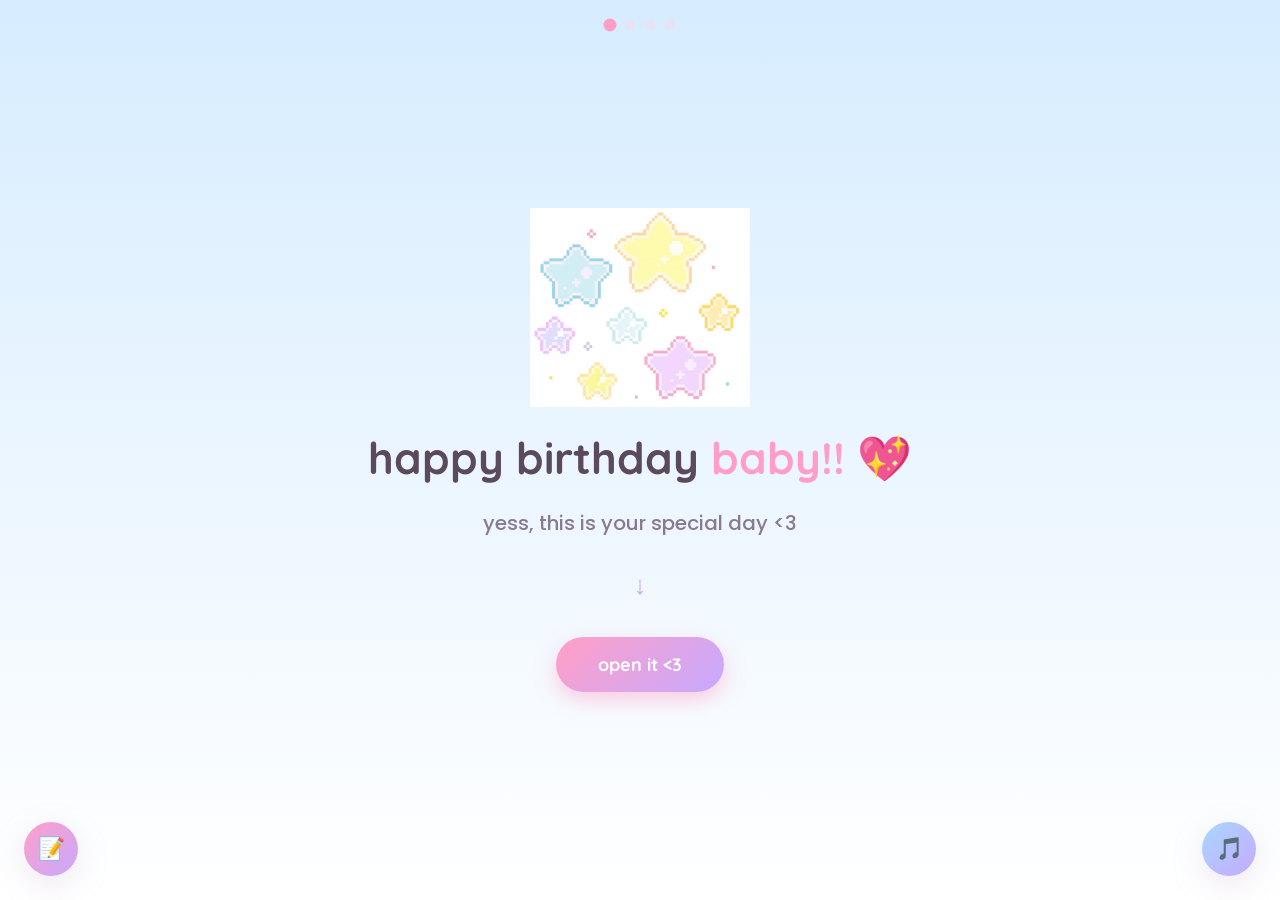
<file: index.html>
<!DOCTYPE html>
<html lang="en">
<head>
<meta charset="UTF-8">
<meta name="viewport" content="width=device-width, initial-scale=1.0">
<title>Happy Birthday baby 💖</title>
<link rel="preconnect" href="https://fonts.googleapis.com">
<link rel="preconnect" href="https://fonts.gstatic.com" crossorigin>
<link href="https://fonts.googleapis.com/css2?family=Poppins:wght@300;400;500;600;700;800&family=Quicksand:wght@500;600;700&display=swap" rel="stylesheet">

<link rel="stylesheet" href="css/style.css">
</head>
<body class="blur-in-start">

  <div id="floating-bg"></div>

  <!-- titik navigasi kecil di atas: halaman 1 dari 4 -->
  <nav class="page-nav">
    <a href="index.html" class="active"></a>
    <a href="gallery.html"></a>
    <a href="reasons.html"></a>
    <a href="letter.html"></a>
  </nav>

  <!-- ================================================================
       HALAMAN 1 — HERO / INTRO

       Catatan: tombol musik & catatan TIDAK ditaruh manual di sini —
       keduanya dibuat otomatis lewat js/script.js supaya muncul &
       nyambung statusnya di semua halaman.
  ================================================================= -->
  <section id="hero" class="page">
    <div class="hero-content">

      <!-- ⬇⬇⬇ GANTI GIF DI SINI (Hero / Welcome GIF) ⬇⬇⬇
           Sekarang masih pakai DUMMY: assets/hero.gif
           Nanti tinggal timpa file assets/hero.gif dengan GIF
           kamu sendiri (nama file HARUS SAMA: hero.gif). -->
      <div class="gif-frame">
        <img src="assets/hero.gif" alt="cute welcome gif">
      </div>
      <!-- ⬆⬆⬆ AKHIR HERO GIF ⬆⬆⬆ -->

      <h1 class="hero-title">happy birthday <span>baby!!</span> 💖</h1>
      <p class="hero-subtitle">yess, this is your special day &lt;3</p>
      
      <div class="scroll-hint">↓</div>
      <a href="gallery.html" class="nav-btn">open it &lt;3</a>
    </div>
  </section>

  <script src="js/script.js"></script>
</body>
</html>
</file>
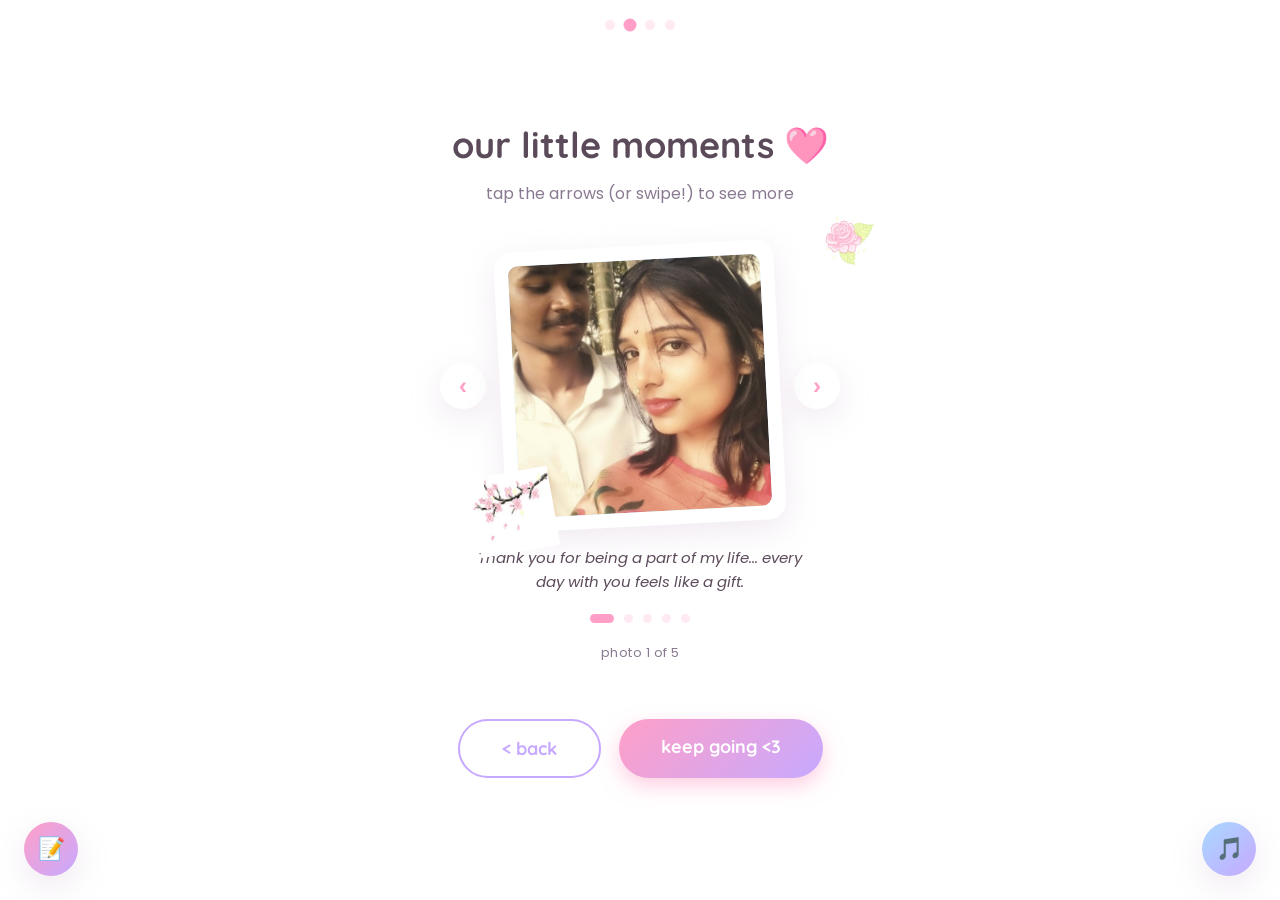
<file: gallery.html>
<!DOCTYPE html>
<html lang="en">
<head>
<meta charset="UTF-8">
<meta name="viewport" content="width=device-width, initial-scale=1.0">
<title>Our Moments 💕</title>
<link rel="preconnect" href="https://fonts.googleapis.com">
<link rel="preconnect" href="https://fonts.gstatic.com" crossorigin>
<link href="https://fonts.googleapis.com/css2?family=Poppins:wght@300;400;500;600;700;800&family=Quicksand:wght@500;600;700&display=swap" rel="stylesheet">

<link rel="stylesheet" href="css/style.css">
</head>
<body class="blur-in-start">

  <div id="floating-bg"></div>

  <!-- titik navigasi kecil di atas: halaman 2 dari 4 -->
  <nav class="page-nav">
    <a href="index.html"></a>
    <a href="gallery.html" class="active"></a>
    <a href="reasons.html"></a>
    <a href="letter.html"></a>
  </nav>

  <!-- ================================================================
       HALAMAN 2 — INTERACTIVE PHOTO SLIDESHOW
  ================================================================= -->
  <section id="gallery" class="page">
    <h2 class="gallery-heading">our little moments <span class="heart">🩷</span></h2>
    <p class="gallery-sub">tap the arrows (or swipe!) to see more</p>

    <div class="slideshow-wrap">

      <!-- ⬇ GIF dekorasi kecil di pojok — masih DUMMY: assets/sparkle1.gif -->
      <div class="corner-deco">
        <img src="assets/sparkle1.gif" alt="sparkle decoration">
      </div>

      <div class="slide-stage">
        <button class="arrow-btn" id="prevBtn" aria-label="previous photo">‹</button>

        <div class="photo-stage" id="photoStage">
          <div class="polaroid" id="polaroid">
            <div class="photo-frame">
              <!-- ⬇ FOTO-FOTO ASLI DIATUR LEWAT js/gallery.js
                   (di array `photos` bagian atas file itu). -->
              <img id="currentPhoto" src="photos/photo1.jpg" alt="memory one">
            </div>
          </div>

          <!-- ⬇ GIF dekorasi di sisi kiri-bawah polaroid —
               masih DUMMY: assets/sparkle2.gif -->
          <div class="bottom-left-deco">
            <img src="assets/sparkle2.gif" alt="sparkle decoration">
          </div>
        </div>

        <button class="arrow-btn" id="nextBtn" aria-label="next photo">›</button>
      </div>

      <p class="caption" id="currentCaption">Thank you for being a part of my life... every day with you feels like a gift.</p>

      <div class="dots" id="dots">
        <button class="dot active" data-index="0" aria-label="photo 1"></button>
        <button class="dot" data-index="1" aria-label="photo 2"></button>
        <button class="dot" data-index="2" aria-label="photo 3"></button>
        <button class="dot" data-index="3" aria-label="photo 4"></button>
        <button class="dot" data-index="4" aria-label="photo 5"></button>
      </div>

      <p class="counter" id="counter">photo 1 of 5</p>
    </div>

    <div class="page-buttons">
      <a href="index.html" class="nav-btn secondary">&lt; back</a>
      <a href="reasons.html" class="nav-btn">keep going &lt;3</a>
    </div>
  </section>

  <script src="js/script.js"></script>
  <script src="js/gallery.js"></script>
</body>
</html>
</file>
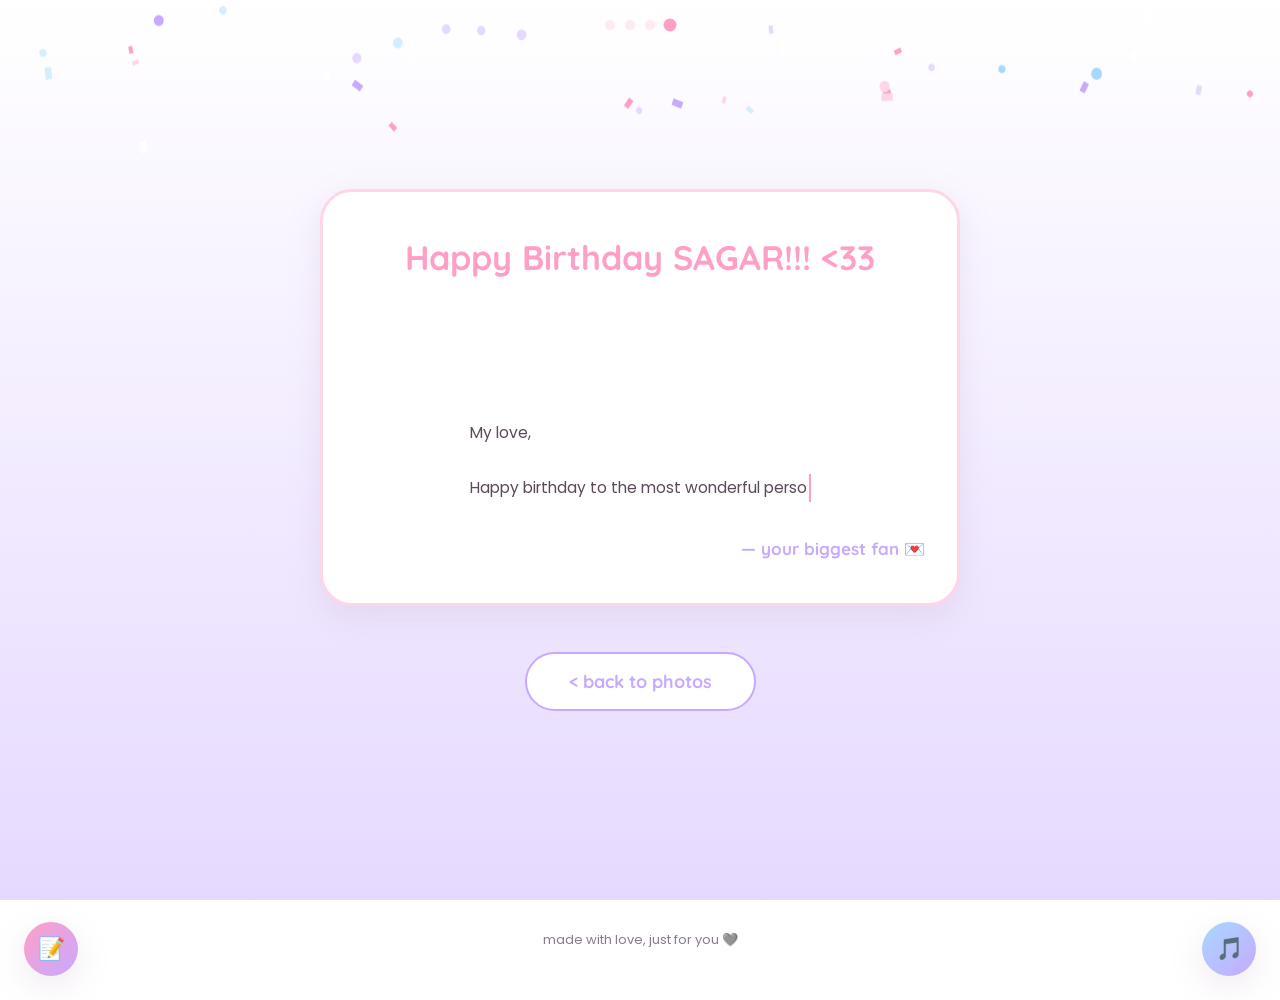
<file: letter.html>
<!DOCTYPE html>
<html lang="en">
<head>
<meta charset="UTF-8">
<meta name="viewport" content="width=device-width, initial-scale=1.0">
<title>Happy Birthday SAGAR!!! 💌</title>
<link rel="preconnect" href="https://fonts.googleapis.com">
<link rel="preconnect" href="https://fonts.gstatic.com" crossorigin>
<link href="https://fonts.googleapis.com/css2?family=Poppins:wght@300;400;500;600;700;800&family=Quicksand:wght@500;600;700&display=swap" rel="stylesheet">

<link rel="stylesheet" href="css/style.css">
</head>
<body class="blur-in-start">

  <div id="floating-bg"></div>

  <!-- canvas confetti, dipakai oleh js/script.js -->
  <canvas id="confetti-canvas"></canvas>

  <!-- titik navigasi kecil di atas: halaman 4 dari 4 -->
  <nav class="page-nav">
    <a href="index.html"></a>
    <a href="gallery.html"></a>
    <a href="reasons.html"></a>
    <a href="letter.html" class="active"></a>
  </nav>

  <!-- ================================================================
       HALAMAN 4 — THE BIRTHDAY LETTER & CELEBRATION
  ================================================================= -->
  <section id="letter-page" class="page">
    <div class="letter-card">
      <h2 class="letter-title">Happy Birthday SAGAR!!! &lt;33</h2>

      <!-- Celebration animation (autoplay video) -->
      <div class="celebration-gif-frame">
        <video src="assets/ezgif-3c6aca831d3a598a.mp4" autoplay loop muted playsinline></video>
      </div>

      <!-- -----------------------------------------------------------
           TEKS SURAT ULANG TAHUN
           Isi suratnya ADA DI FILE js/script.js, di variabel
           `letterMessage`. Edit di sana, bukan di sini.
      ----------------------------------------------------------- -->
      <div class="letter-box">
        <p id="letter-text"></p>
      </div>

      <p class="signature">— your biggest fan 💌</p>
    </div>

    <div class="page-buttons">
      <a href="reasons.html" class="nav-btn secondary">&lt; back to photos</a>
    </div>
  </section>

  <footer>made with love, just for you 🩶</footer>

  <script src="js/script.js"></script>
</body>
</html>
</file>
<file: css/style.css>
/* ============================================================
   1. ROOT VARIABLES — palet warna seluruh web ada di sini.
      Ganti nilai ini kalau mau ubah tema warna semuanya.
============================================================ */
:root{
  --white:        #ffffff;
  --cream:        #fffaf9;
  --pastel-pink:  #ffd6e8;
  --pastel-pink-deep: #ff9fc7;
  --pastel-blue:  #d6ecff;
  --pastel-blue-deep: #a8d8ff;
  --pastel-lavender: #e6d9ff;
  --pastel-lavender-deep: #c7a9ff;
  --text-dark:    #5b4a5a;
  --text-soft:    #8a7a91;
  --shadow-soft:  0 10px 30px rgba(200, 170, 200, 0.25);
}

*{ margin:0; padding:0; box-sizing:border-box; }

html{ scroll-behavior: smooth; }

/* ============================================================
   PAGE-TO-PAGE TRANSITION (blur + fade)
============================================================ */
body{
  font-family: 'Poppins', sans-serif;
  background: var(--white);
  color: var(--text-dark);
  overflow-x: hidden;
  position: relative;
  min-height: 100vh;
  opacity: 1;
  filter: blur(0);
  transition: opacity 0.65s ease, filter 0.65s ease;
}

body.blur-in-start{
  opacity: 0;
  filter: blur(16px);
  transition: none;
}

body.blur-out{
  opacity: 0;
  filter: blur(16px);
}

h1, h2, h3, .heading-font{
  font-family: 'Quicksand', sans-serif;
}

.page{
  position: relative;
  width: 100%;
  min-height: 100vh;
  display: flex;
  flex-direction: column;
  align-items: center;
  justify-content: center;
  padding: 80px 20px;
  text-align: center;
}

/* ============================================================
   FLOATING HEARTS / STARS BACKGROUND LAYER
============================================================ */
#floating-bg{
  position: fixed;
  top: 0; left: 0;
  width: 100%; height: 100%;
  overflow: hidden;
  pointer-events: none;
  z-index: 1;
}

.floaty{
  position: absolute;
  bottom: -50px;
  font-size: 22px;
  opacity: 0.7;
  animation: floatUp linear infinite;
  user-select: none;
}

@keyframes floatUp{
  0%   { transform: translateY(0) rotate(0deg); opacity: 0; }
  10%  { opacity: 0.8; }
  100% { transform: translateY(-110vh) rotate(360deg); opacity: 0; }
}

/* ============================================================
   NAV DOTS — indikator halaman kecil di atas
============================================================ */
.page-nav{
  position: fixed;
  top: 20px;
  left: 50%;
  transform: translateX(-50%);
  display: flex;
  gap: 10px;
  z-index: 50;
}

.page-nav a{
  width: 10px;
  height: 10px;
  border-radius: 50%;
  background: var(--pastel-pink);
  opacity: 0.5;
  transition: opacity 0.2s ease, transform 0.2s ease;
}

.page-nav a.active{
  opacity: 1;
  transform: scale(1.3);
  background: var(--pastel-pink-deep);
}

/* ============================================================
   HERO PAGE (index.html)
============================================================ */
#hero{
  background: linear-gradient(180deg, var(--pastel-blue) 0%, var(--white) 100%);
  z-index: 2;
}

.hero-content{
  position: relative;
  z-index: 2;
  max-width: 600px;
  display: flex;
  flex-direction: column;
  align-items: center;
  gap: 22px;
}

/* GIF ditampilkan polos, tanpa frame/border/shadow */
.gif-frame{
  max-width: 220px;
  width: 100%;
  display: flex;
  align-items: center;
  justify-content: center;
}

.gif-frame img{
  width: 100%;
  height: auto;
  display: block;
}

.hero-title{
  font-size: clamp(28px, 6vw, 44px);
  font-weight: 800;
  color: var(--text-dark);
  line-height: 1.3;
}

.hero-title span{ color: var(--pastel-pink-deep); }

.hero-subtitle{
  font-size: clamp(16px, 3vw, 20px);
  font-weight: 500;
  color: var(--text-soft);
}

.nav-btn{
  margin-top: 10px;
  padding: 16px 42px;
  font-family: 'Quicksand', sans-serif;
  font-size: 18px;
  font-weight: 700;
  color: var(--white);
  background: linear-gradient(135deg, var(--pastel-pink-deep), var(--pastel-lavender-deep));
  border: none;
  border-radius: 50px;
  cursor: pointer;
  box-shadow: 0 8px 20px rgba(255, 159, 199, 0.5);
  transition: transform 0.25s ease, box-shadow 0.25s ease;
  text-decoration: none;
  display: inline-block;
}

.nav-btn:hover{
  transform: translateY(-4px) scale(1.05);
  box-shadow: 0 12px 26px rgba(255, 159, 199, 0.6);
}

.nav-btn:active{ transform: translateY(-1px) scale(0.98); }

.nav-btn.secondary{
  background: var(--white);
  color: var(--pastel-lavender-deep);
  border: 2px solid var(--pastel-lavender-deep);
  box-shadow: none;
}

.scroll-hint{
  margin-top: 6px;
  font-size: 26px;
  animation: bounce 1.6s ease-in-out infinite;
  color: var(--pastel-lavender-deep);
}

@keyframes bounce{
  0%, 100% { transform: translateY(0); }
  50%      { transform: translateY(10px); }
}

/* ============================================================
   CUTE FLOATING MUSIC BUTTON
============================================================ */
.music-btn{
  position: fixed;
  bottom: 24px;
  right: 24px;
  width: 54px;
  height: 54px;
  border-radius: 50%;
  border: none;
  cursor: pointer;
  background: linear-gradient(135deg, var(--pastel-blue-deep), var(--pastel-lavender-deep));
  box-shadow: var(--shadow-soft);
  display: flex;
  align-items: center;
  justify-content: center;
  z-index: 60;
  transition: transform 0.25s ease, box-shadow 0.25s ease;
}

.music-btn:hover{
  transform: scale(1.08);
  box-shadow: 0 12px 26px rgba(168, 216, 255, 0.6);
}

.music-btn:active{ transform: scale(0.95); }

.music-icon{
  font-size: 22px;
  transition: transform 0.3s ease;
}

.music-btn.playing .music-icon{
  animation: spinNote 3s linear infinite;
}

@keyframes spinNote{
  from{ transform: rotate(0deg); }
  to{ transform: rotate(360deg); }
}

.music-btn.playing::after{
  content: '';
  position: absolute;
  inset: -6px;
  border-radius: 50%;
  border: 2px solid var(--pastel-blue-deep);
  opacity: 0.6;
  animation: pulseRing 1.8s ease-out infinite;
}

@keyframes pulseRing{
  0%   { transform: scale(0.9); opacity: 0.6; }
  100% { transform: scale(1.5); opacity: 0; }
}

.music-note{
  position: absolute;
  top: 0;
  left: 50%;
  font-size: 14px;
  pointer-events: none;
  animation: noteFloat 1.4s ease-out forwards;
}

@keyframes noteFloat{
  0%   { transform: translate(-50%, 0) translateX(0) scale(0.8); opacity: 0; }
  15%  { opacity: 1; }
  100% { transform: translate(-50%, -60px) translateX(var(--drift, 0px)) scale(1.1); opacity: 0; }
}

@media (max-width: 640px){
  .music-btn{ width: 46px; height: 46px; bottom: 18px; right: 18px; }
  .music-icon{ font-size: 18px; }
}

/* ============================================================
   HER LITTLE NOTE — tombol + kertas catatan yang bisa diedit
============================================================ */
.note-btn{
  position: fixed;
  bottom: 24px;
  left: 24px;
  width: 54px;
  height: 54px;
  border-radius: 50%;
  border: none;
  cursor: pointer;
  background: linear-gradient(135deg, var(--pastel-pink-deep), var(--pastel-lavender-deep));
  box-shadow: var(--shadow-soft);
  display: flex;
  align-items: center;
  justify-content: center;
  z-index: 60;
  transition: transform 0.25s ease, box-shadow 0.25s ease;
}

.note-btn:hover{
  transform: scale(1.08) rotate(-4deg);
  box-shadow: 0 12px 26px rgba(255, 159, 199, 0.6);
}

.note-btn:active{ transform: scale(0.95); }

.note-icon{ font-size: 22px; }

.note-overlay{
  position: fixed;
  inset: 0;
  background: rgba(91, 74, 90, 0.35);
  backdrop-filter: blur(4px);
  display: flex;
  align-items: center;
  justify-content: center;
  padding: 20px;
  z-index: 1000;
  opacity: 0;
  pointer-events: none;
  transition: opacity 0.35s ease;
}

.note-overlay.open{
  opacity: 1;
  pointer-events: all;
}

.note-paper{
  position: relative;
  width: 100%;
  max-width: 420px;
  background: var(--cream);
  border-radius: 18px;
  padding: 30px 26px 22px;
  box-shadow: 0 20px 50px rgba(91, 74, 90, 0.35);
  transform: scale(0.9) rotate(-1deg);
  transition: transform 0.35s ease;
  border: 2px dashed var(--pastel-pink-deep);
}

.note-overlay.open .note-paper{
  transform: scale(1) rotate(-1deg);
}

.note-close{
  position: absolute;
  top: 14px;
  right: 16px;
  width: 30px;
  height: 30px;
  border-radius: 50%;
  border: none;
  background: var(--white);
  color: var(--text-soft);
  font-size: 14px;
  cursor: pointer;
  box-shadow: var(--shadow-soft);
  transition: transform 0.2s ease, color 0.2s ease;
}

.note-close:hover{
  transform: scale(1.1) rotate(90deg);
  color: var(--pastel-pink-deep);
}

.note-title{
  font-size: 20px;
  font-weight: 700;
  color: var(--pastel-pink-deep);
  margin-bottom: 6px;
  padding-right: 26px;
}

.note-hint{
  font-size: 13px;
  color: var(--text-soft);
  margin-bottom: 16px;
  line-height: 1.5;
}

.note-textarea{
  width: 100%;
  min-height: 220px;
  border: none;
  background: repeating-linear-gradient(
    to bottom,
    var(--cream),
    var(--cream) 31px,
    var(--pastel-pink) 32px
  );
  background-attachment: local;
  font-family: 'Poppins', sans-serif;
  font-size: 14.5px;
  line-height: 32px;
  color: var(--text-dark);
  resize: vertical;
  outline: none;
  padding: 0 2px;
}

.note-textarea::placeholder{
  color: var(--text-soft);
  opacity: 0.7;
}

.note-saved{
  display: block;
  text-align: right;
  font-size: 12px;
  font-weight: 600;
  color: var(--pastel-lavender-deep);
  opacity: 0;
  transition: opacity 0.3s ease;
  margin-top: 6px;
}

.note-saved.show{ opacity: 1; }

@media (max-width: 640px){
  .note-btn{ width: 46px; height: 46px; bottom: 18px; left: 18px; }
  .note-icon{ font-size: 18px; }
  .note-paper{ padding: 26px 20px 18px; }
  .note-textarea{ min-height: 180px; }
}

/* ============================================================
   GALLERY PAGE (gallery.html) — INTERACTIVE SLIDESHOW
============================================================ */
#gallery{
  background: var(--white);
  z-index: 2;
  gap: 10px;
}

.gallery-heading{
  font-size: clamp(26px, 5vw, 36px);
  font-weight: 700;
  color: var(--text-dark);
  margin-bottom: 4px;
}

.gallery-heading .heart{ color: var(--pastel-pink-deep); }

.gallery-sub{
  color: var(--text-soft);
  margin-bottom: 30px;
  font-size: 16px;
}

.slideshow-wrap{
  position: relative;
  width: 100%;
  max-width: 460px;
  display: flex;
  flex-direction: column;
  align-items: center;
  gap: 20px;
}

.corner-deco{
  position: absolute;
  top: -34px;
  right: -6px;
  width: 56px;
  height: 56px;
  z-index: 3;
  transform: rotate(12deg);
  pointer-events: none;
}

.corner-deco img{
  width: 100%;
  height: 100%;
  object-fit: contain;
}

/* small decorative gif tucked at the bottom-left of the polaroid */
.bottom-left-deco{
  position: absolute;
  bottom: -26px;
  left: -26px;
  width: 80px;
  height: 80px;
  z-index: 3;
  transform: rotate(-10deg);
  pointer-events: none;
}

.bottom-left-deco img{
  width: 100%;
  height: 100%;
  object-fit: contain;
}

.slide-stage{
  display: flex;
  align-items: center;
  justify-content: center;
  gap: 14px;
  width: 100%;
}

.arrow-btn{
  flex-shrink: 0;
  width: 46px;
  height: 46px;
  border-radius: 50%;
  border: none;
  background: var(--white);
  color: var(--pastel-pink-deep);
  font-size: 24px;
  font-weight: 700;
  cursor: pointer;
  box-shadow: var(--shadow-soft);
  display: flex;
  align-items: center;
  justify-content: center;
  transition: transform 0.2s ease, background 0.2s ease, color 0.2s ease;
  line-height: 1;
}

.arrow-btn:hover{
  transform: scale(1.12);
  background: var(--pastel-pink-deep);
  color: var(--white);
}

.arrow-btn:active{ transform: scale(0.94); }

.photo-stage{
  position: relative;
  width: 280px;
  height: 280px;
  flex-shrink: 0;
}

.polaroid{
  position: relative;
  width: 100%;
  height: 100%;
  background: var(--white);
  border-radius: 18px;
  padding: 14px 14px 14px;
  box-shadow: var(--shadow-soft);
  transform: rotate(var(--tilt, -2deg));
  transition: transform 0.3s ease;
  cursor: pointer;
}

.polaroid:hover{ transform: rotate(0deg) scale(1.02); }

.photo-frame{
  width: 100%;
  height: 100%;
  border-radius: 10px;
  overflow: hidden;
  background: var(--pastel-blue);
}

.photo-frame img{
  width: 100%;
  height: 100%;
  object-fit: cover;
  display: block;
  transition: opacity 0.55s ease, filter 0.55s ease, transform 0.55s ease;
  opacity: 1;
  filter: blur(0);
  transform: scale(1);
}

.photo-frame img.is-transitioning{
  opacity: 0;
  filter: blur(14px);
  transform: scale(1.06);
}

.mini-heart{
  position: absolute;
  font-size: 18px;
  pointer-events: none;
  animation: miniHeartPop 1s ease-out forwards;
  z-index: 5;
}

@keyframes miniHeartPop{
  0%   { transform: translateY(0) scale(0.6); opacity: 0; }
  15%  { opacity: 1; }
  100% { transform: translateY(-70px) scale(1.1); opacity: 0; }
}

.caption{
  font-size: 15px;
  color: var(--text-dark);
  font-style: italic;
  line-height: 1.6;
  padding: 0 16px;
  min-height: 48px;
  max-width: 380px;
  transition: opacity 0.5s ease, filter 0.5s ease;
  opacity: 1;
  filter: blur(0);
}

.caption.is-transitioning{
  opacity: 0;
  filter: blur(6px);
}

.dots{
  display: flex;
  gap: 10px;
}

.dot{
  width: 9px;
  height: 9px;
  border-radius: 50%;
  border: none;
  background: var(--pastel-pink);
  opacity: 0.5;
  cursor: pointer;
  transition: all 0.25s ease;
  padding: 0;
}

.dot.active{
  opacity: 1;
  width: 24px;
  border-radius: 6px;
  background: var(--pastel-pink-deep);
}

.counter{
  font-size: 13px;
  color: var(--text-soft);
  letter-spacing: 0.5px;
}

.page-buttons{
  display: flex;
  gap: 18px;
  margin-top: 36px;
  flex-wrap: wrap;
  justify-content: center;
}

/* ============================================================
   REASONS PAGE (reasons.html)
============================================================ */
#reasons-page{
  background: linear-gradient(180deg, var(--pastel-lavender) 0%, var(--white) 40%);
  z-index: 2;
  gap: 6px;
}

.reasons-heading{
  font-size: clamp(24px, 5vw, 34px);
  font-weight: 700;
  color: var(--text-dark);
  margin-bottom: 4px;
}

.reasons-heading .heart{ color: var(--pastel-blue-deep); }

.reasons-sub{
  color: var(--text-soft);
  margin-bottom: 34px;
  font-size: 14.5px;
}

.clothesline-wrap{
  position: relative;
  width: 100%;
  max-width: 780px;
  padding-top: 26px;
  margin-bottom: 50px;
}

.clothesline-rope{
  position: absolute;
  top: 26px;
  left: 0;
  right: 0;
  height: 2px;
  background: repeating-linear-gradient(
    90deg,
    var(--pastel-lavender-deep) 0px,
    var(--pastel-lavender-deep) 6px,
    transparent 6px,
    transparent 10px
  );
  opacity: 0.6;
  border-radius: 2px;
}

.hanging-photos{
  display: flex;
  justify-content: center;
  align-items: flex-start;
  gap: 18px;
  flex-wrap: wrap;
  padding: 0 10px;
}

.hang-photo{
  position: relative;
  margin-top: var(--drop, 10px);
  transform: rotate(var(--tilt, 0deg));
  transition: transform 0.25s ease;
}

.hang-photo:hover{
  transform: rotate(0deg) translateY(-4px);
}

.clip{
  position: absolute;
  top: -12px;
  left: 50%;
  transform: translateX(-50%);
  width: 10px;
  height: 22px;
  border-radius: 3px;
  z-index: 4;
  box-shadow: 0 2px 4px rgba(91,74,90,0.25);
}

.clip::before, .clip::after{
  content: '';
  position: absolute;
  top: 4px;
  width: 4px;
  height: 4px;
  border-radius: 50%;
  background: rgba(255,255,255,0.6);
}
.clip::before{ left: 1px; }
.clip::after{ right: 1px; }

.clip-pink{ background: linear-gradient(180deg, var(--pastel-pink-deep), var(--pastel-pink)); }
.clip-blue{ background: linear-gradient(180deg, var(--pastel-blue-deep), var(--pastel-blue)); }
.clip-lavender{ background: linear-gradient(180deg, var(--pastel-lavender-deep), var(--pastel-lavender)); }

.mini-photo-frame{
  width: 108px;
  height: 108px;
  background: var(--white);
  padding: 6px 6px 14px;
  border-radius: 8px;
  box-shadow: var(--shadow-soft);
  cursor: pointer;
  transition: transform 0.2s ease;
}

.mini-photo-frame:hover{ transform: scale(1.05); }

.mini-photo-frame img{
  width: 100%;
  height: 100%;
  object-fit: cover;
  border-radius: 4px;
  display: block;
}

.frame-pink{ border: 3px solid var(--pastel-pink); }
.frame-blue{ border: 3px solid var(--pastel-blue); }
.frame-lavender{ border: 3px solid var(--pastel-lavender); }

/* wrapper so we can position a decorative gif at its corner */
.reasons-box-wrap{
  position: relative;
  width: 100%;
  max-width: 560px;
}

/* small cute gif floating at the corner of the reasons box */
.reasons-corner-gif{
  position: absolute;
  top: -30px;
  left: -20px;
  width: 64px;
  height: 64px;
  z-index: 3;
  transform: rotate(-8deg);
  pointer-events: none;
}

.reasons-corner-gif img{
  width: 100%;
  height: 100%;
  object-fit: contain;
}

.reasons-box{
  width: 100%;
  background: linear-gradient(180deg, var(--pastel-blue) 0%, #eaf5ff 100%);
  border-radius: 26px;
  padding: 30px 28px;
  box-shadow: var(--shadow-soft);
  border: 3px solid var(--white);
  max-height: 440px;
  overflow-y: auto;
  scroll-behavior: auto;
}

.reasons-box::-webkit-scrollbar{ width: 6px; }
.reasons-box::-webkit-scrollbar-thumb{
  background: var(--pastel-blue-deep);
  border-radius: 10px;
}

/* small cute gif sitting above the list, inside the box */
.reasons-gif-top{
  width: 72px;
  margin: 0 auto 16px;
}

.reasons-gif-top img{
  width: 100%;
  height: auto;
  display: block;
}

.reasons-list{
  list-style: none;
  counter-reset: reason-counter;
  text-align: left;
  display: flex;
  flex-direction: column;
  gap: 14px;
}

.reasons-list li{
  counter-increment: reason-counter;
  position: relative;
  padding-left: 40px;
  font-size: 14.5px;
  line-height: 1.6;
  color: var(--text-dark);
}

.reasons-list li::before{
  content: counter(reason-counter);
  position: absolute;
  left: 0;
  top: 0;
  width: 28px;
  height: 28px;
  border-radius: 50%;
  background: var(--white);
  color: var(--pastel-blue-deep);
  font-family: 'Quicksand', sans-serif;
  font-weight: 700;
  font-size: 12px;
  display: flex;
  align-items: center;
  justify-content: center;
  box-shadow: 0 3px 8px rgba(168, 216, 255, 0.5);
}

.reasons-signature{
  margin-top: 24px;
  padding-top: 16px;
  border-top: 1px dashed rgba(168, 216, 255, 0.6);
  font-family: 'Quicksand', sans-serif;
  font-weight: 700;
  font-size: 16px;
  color: var(--pastel-blue-deep);
  text-align: right;
  padding-right: 6px;
}

.lightbox-overlay{
  position: fixed;
  inset: 0;
  background: rgba(91, 74, 90, 0.55);
  backdrop-filter: blur(6px);
  display: flex;
  align-items: center;
  justify-content: center;
  padding: 30px;
  z-index: 1000;
  opacity: 0;
  pointer-events: none;
  transition: opacity 0.35s ease;
}

.lightbox-overlay.open{
  opacity: 1;
  pointer-events: all;
}

.lightbox-img{
  max-width: min(90vw, 480px);
  max-height: 80vh;
  border-radius: 16px;
  box-shadow: 0 20px 60px rgba(0,0,0,0.4);
  border: 6px solid var(--white);
  transform: scale(0.92);
  transition: transform 0.35s ease;
}

.lightbox-overlay.open .lightbox-img{ transform: scale(1); }

.lightbox-close{
  position: absolute;
  top: 26px;
  right: 26px;
  width: 40px;
  height: 40px;
  border-radius: 50%;
  border: none;
  background: var(--white);
  color: var(--text-dark);
  font-size: 16px;
  cursor: pointer;
  box-shadow: var(--shadow-soft);
  transition: transform 0.2s ease;
}

.lightbox-close:hover{ transform: scale(1.1) rotate(90deg); }

/* ============================================================
   LETTER PAGE (letter.html)
============================================================ */
#letter-page{
  background: linear-gradient(180deg, var(--white) 0%, var(--pastel-lavender) 100%);
  z-index: 2;
}

.letter-card{
  max-width: 640px;
  width: 100%;
  background: var(--white);
  border-radius: 32px;
  padding: 44px 32px;
  box-shadow: var(--shadow-soft);
  display: flex;
  flex-direction: column;
  align-items: center;
  gap: 20px;
  border: 3px solid var(--pastel-pink);
}

.letter-title{
  font-size: clamp(24px, 5vw, 34px);
  font-weight: 800;
  color: var(--pastel-pink-deep);
}

/* GIF ditampilkan polos, tanpa frame/border/shadow */
.celebration-gif-frame{
  max-width: 180px;
  width: 100%;
}

.celebration-gif-frame img,
.celebration-gif-frame video{
  width: 100%;
  height: auto;
  display: block;
  border-radius: 12px;
}

.letter-box{
  max-height: 320px;
  overflow-y: auto;
  text-align: left;
  padding: 10px 8px;
  font-size: 15.5px;
  line-height: 1.8;
  color: var(--text-dark);
  scrollbar-width: thin;
  scrollbar-color: var(--pastel-pink-deep) var(--cream);
}

.letter-box::-webkit-scrollbar{ width: 6px; }
.letter-box::-webkit-scrollbar-thumb{
  background: var(--pastel-pink-deep);
  border-radius: 10px;
}

#letter-text .cursor{
  display: inline-block;
  width: 2px;
  background: var(--pastel-pink-deep);
  margin-left: 2px;
  animation: blink 0.8s step-end infinite;
}

@keyframes blink{ 50% { opacity: 0; } }

.signature{
  margin-top: 6px;
  font-family: 'Quicksand', sans-serif;
  font-weight: 700;
  font-size: 17px;
  color: var(--pastel-lavender-deep);
  align-self: flex-end;
}

#confetti-canvas{
  position: fixed;
  top: 0; left: 0;
  width: 100%;
  height: 100%;
  pointer-events: none;
  z-index: 999;
}

footer{
  text-align: center;
  padding: 30px 10px 50px;
  color: var(--text-soft);
  font-size: 13px;
  z-index: 2;
  position: relative;
}

/* ============================================================
   RESPONSIVE — MOBILE
============================================================ */
@media (max-width: 640px){
  .gif-frame{ max-width: 170px; }
  .celebration-gif-frame{ max-width: 150px; }
  .letter-card{ padding: 32px 20px; }
  .page{ padding: 60px 16px; }
  .page-nav{ top: 14px; }
  .photo-stage{ width: 220px; height: 220px; }
  .arrow-btn{ width: 40px; height: 40px; font-size: 20px; }
  .corner-deco{ width: 46px; height: 46px; top: -26px; right: 0; }
  .bottom-left-deco{ width: 56px; height: 56px; bottom: -18px; left: -18px; }
  .mini-photo-frame{ width: 78px; height: 78px; }
  .hanging-photos{ gap: 10px; }
  .reasons-box{ padding: 22px 18px; max-height: 380px; }
  .reasons-list li{ font-size: 13.5px; padding-left: 34px; }
  .reasons-list li::before{ width: 24px; height: 24px; font-size: 11px; }
  .reasons-corner-gif{ width: 48px; height: 48px; top: -22px; left: -10px; }
  .reasons-gif-top{ width: 56px; }
}

@media (prefers-reduced-motion: reduce){
  .floaty, .scroll-hint, #letter-text .cursor{ animation: none !important; }
  html{ scroll-behavior: auto; }
  body{ transition: none; }
}
</file>
